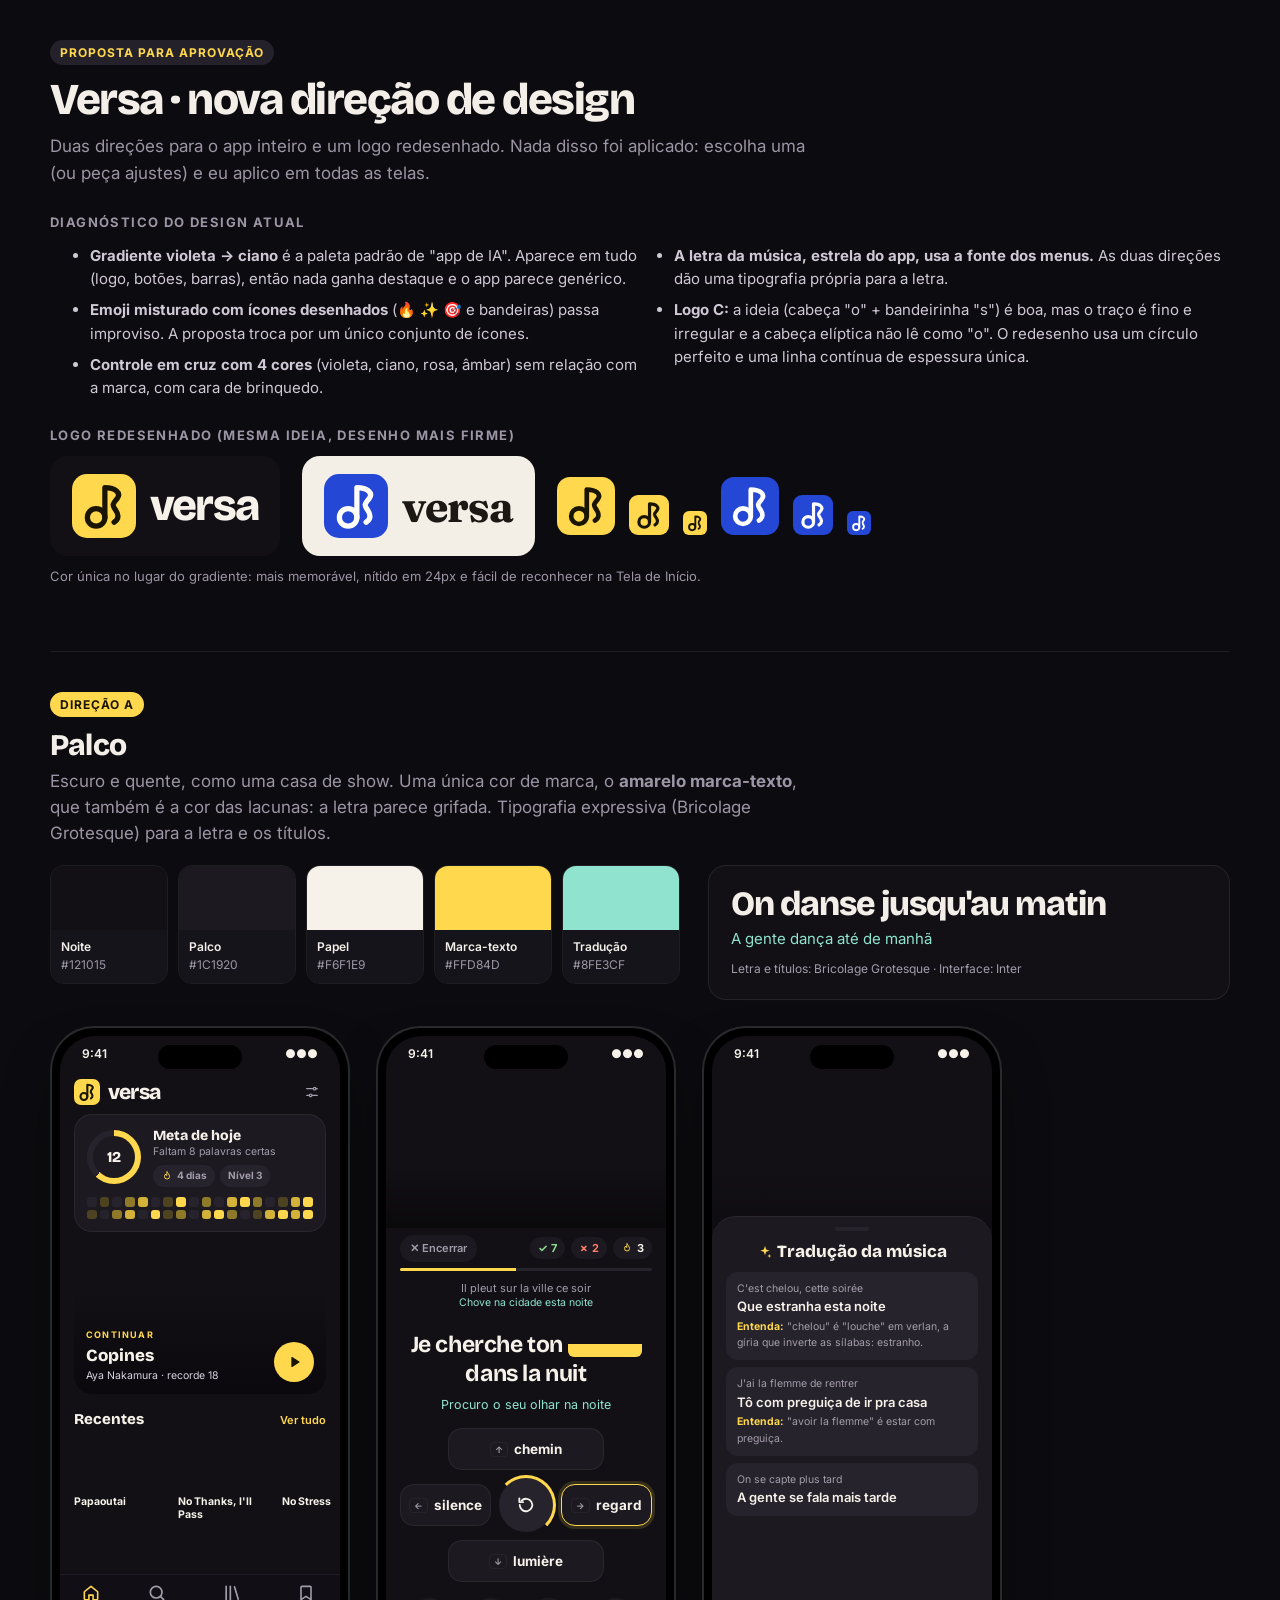
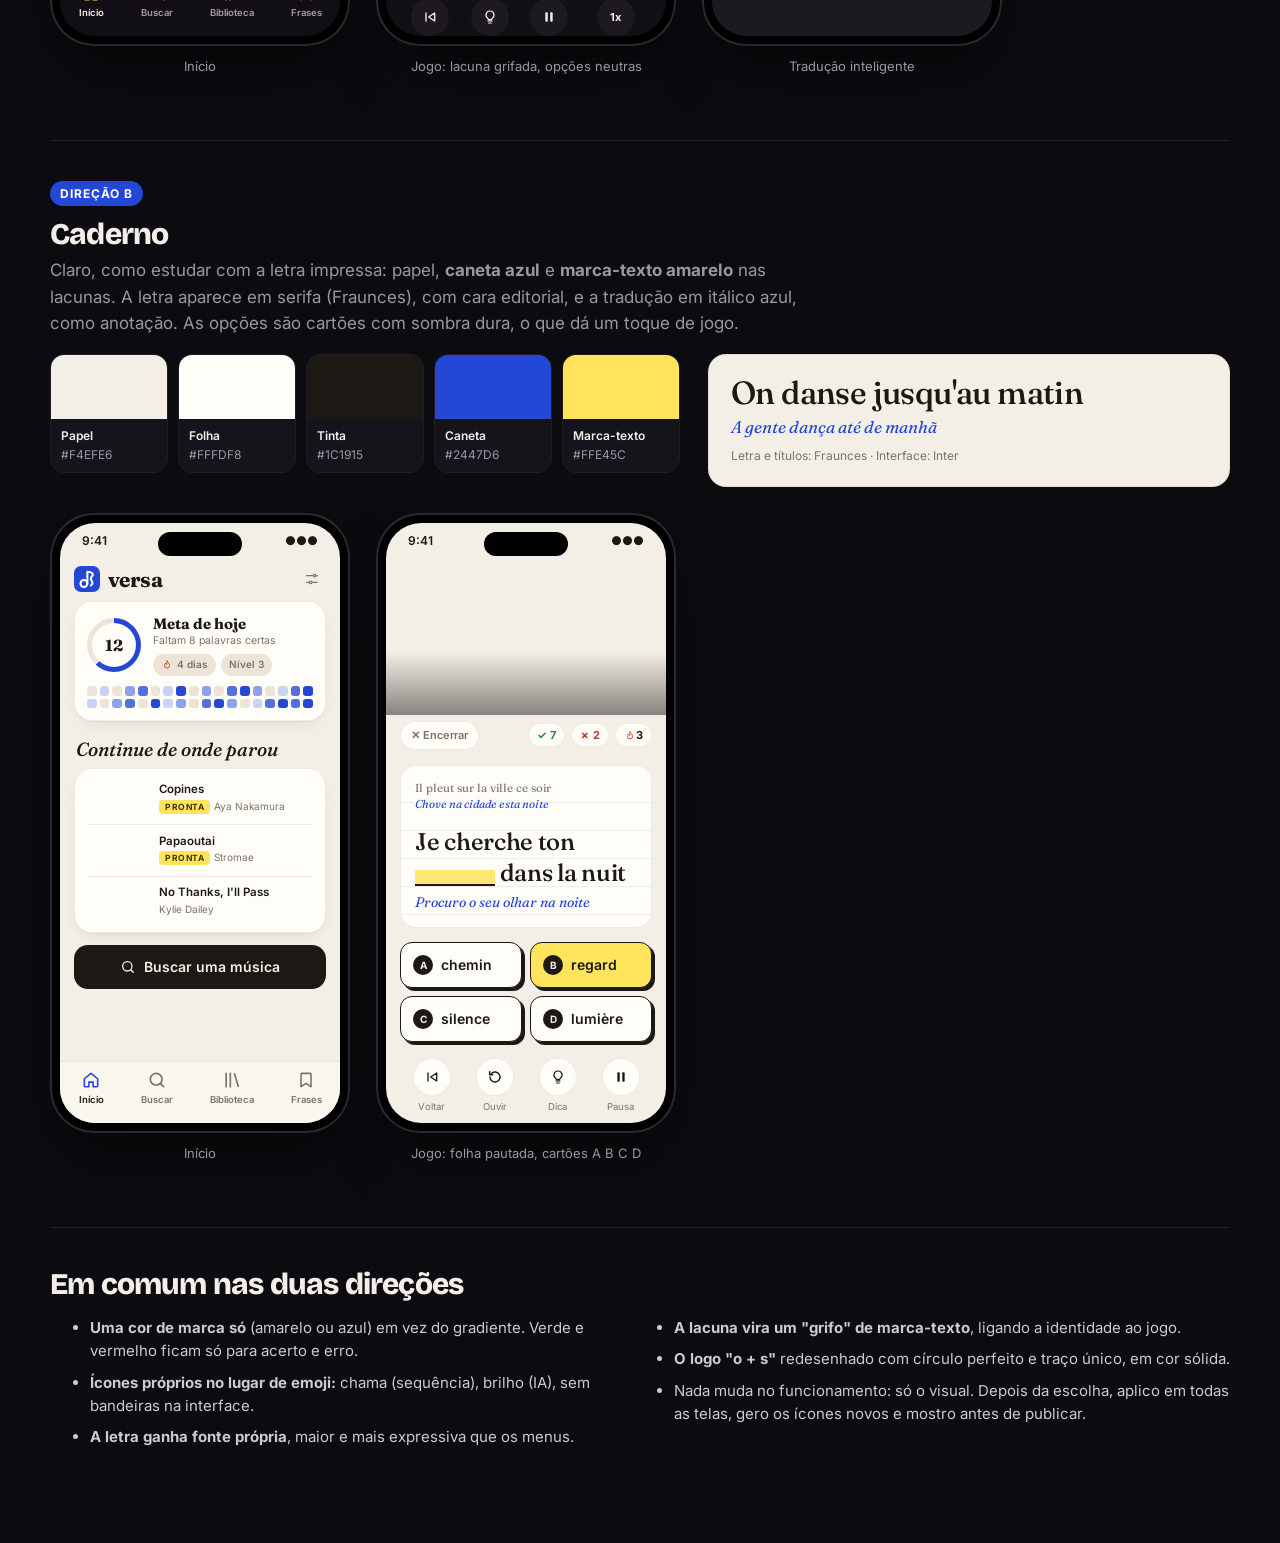
<file: branding/proposta-design.html>
<!doctype html>
<html lang="pt-BR">
<head>
<meta charset="utf-8">
<meta name="viewport" content="width=device-width, initial-scale=1">
<title>Versa · Proposta de design</title>
<link rel="preconnect" href="https://fonts.googleapis.com">
<link rel="preconnect" href="https://fonts.gstatic.com" crossorigin>
<link href="https://fonts.googleapis.com/css2?family=Bricolage+Grotesque:opsz,wght@12..96,500;12..96,700;12..96,800&family=Fraunces:ital,opsz,wght@0,9..144,500;0,9..144,700;1,9..144,400;1,9..144,500&family=Inter:wght@400;500;600;700&display=swap" rel="stylesheet">
<style>
:root{--page:#0c0b0f;--ink:#f3efe8;--mute:#9c95a5;--line:rgba(255,255,255,.08)}
*{box-sizing:border-box}
body{margin:0;background:var(--page);color:var(--ink);font:15px/1.55 Inter,system-ui,sans-serif;padding:40px 16px 80px}
.wrap{max-width:1180px;margin:0 auto}
h1{font:800 44px/1.05 'Bricolage Grotesque',sans-serif;letter-spacing:-1.5px;margin:0 0 10px}
h2{font:800 30px/1.1 'Bricolage Grotesque',sans-serif;letter-spacing:-.8px;margin:0 0 6px}
h3{font:700 13px/1 Inter,sans-serif;letter-spacing:1.4px;text-transform:uppercase;color:var(--mute);margin:30px 0 14px}
p.lead{color:var(--mute);font-size:17px;max-width:760px;margin:0 0 8px}
.tag{display:inline-block;font:700 12px Inter;letter-spacing:1px;text-transform:uppercase;padding:5px 10px;border-radius:999px;margin-bottom:12px}
.dir{margin-top:64px;padding-top:40px;border-top:1px solid var(--line)}
.row{display:flex;gap:28px;flex-wrap:wrap;align-items:flex-start}
.swatches{display:flex;gap:10px;flex-wrap:wrap}
.sw{width:118px;border-radius:14px;overflow:hidden;border:1px solid var(--line);font-size:12px}
.sw i{display:block;height:64px}
.sw span{display:block;padding:8px 10px;background:#16141b;color:var(--mute)}
.sw b{display:block;color:var(--ink);font-weight:600}
.typo{flex:1;min-width:300px;border:1px solid var(--line);border-radius:18px;padding:20px 22px}
.notes{columns:2 300px;column-gap:28px;color:#cfc9d6}
.notes li{margin:0 0 8px;break-inside:avoid}
.logos{display:flex;gap:22px;flex-wrap:wrap;align-items:center}
.lockup{display:flex;align-items:center;gap:14px;padding:18px 22px;border-radius:18px}
.lockup .wm{font:800 44px/1 'Bricolage Grotesque',sans-serif;letter-spacing:-1.8px}
.sizes{display:flex;align-items:flex-end;gap:14px}
.phones{display:flex;gap:26px;flex-wrap:wrap;margin-top:6px}
.cap{font-size:13px;color:var(--mute);margin-top:10px;text-align:center}

/* ---------- phone frame ---------- */
.phone{width:300px;height:620px;border-radius:44px;padding:10px;background:#000;box-shadow:0 30px 60px -20px rgba(0,0,0,.7),inset 0 0 0 2px #2a2a2e;flex:none}
.scr{width:100%;height:100%;border-radius:35px;overflow:hidden;position:relative;background:var(--bg);color:var(--tx);font-family:Inter,sans-serif;font-size:12px}
.sb{height:34px;display:flex;justify-content:space-between;align-items:center;padding:0 22px;font:600 12px Inter}
.island{position:absolute;top:9px;left:50%;transform:translateX(-50%);width:84px;height:24px;border-radius:14px;background:#000}
.pad{padding:0 14px}
.hd{display:flex;align-items:center;justify-content:space-between;height:44px}
.brand{display:flex;align-items:center;gap:8px;font:800 21px 'Bricolage Grotesque';letter-spacing:-.8px}
.brand svg{width:26px;height:26px}
.gear{width:28px;height:28px;border-radius:50%;display:grid;place-items:center;color:var(--tx2)}
.card{background:var(--s1);border-radius:18px;padding:12px;border:1px solid var(--bd)}
.tabbar{position:absolute;left:0;right:0;bottom:0;height:62px;display:flex;justify-content:space-around;align-items:flex-start;padding-top:8px;background:var(--tab);border-top:1px solid var(--bd)}
.tabbar div{display:flex;flex-direction:column;align-items:center;gap:3px;font-size:9.5px;font-weight:600;color:var(--tx2)}
.tabbar div.on{color:var(--tx)}
.tabbar svg{width:20px;height:20px}
.ic{width:16px;height:16px;display:inline-block;vertical-align:-3px}
.vid{height:158px;background:center/cover;position:relative}
.vid::after{content:"";position:absolute;inset:0;background:linear-gradient(180deg,transparent 60%,rgba(0,0,0,.45))}

/* ---------- Direction A: Palco (warm dark + highlighter) ---------- */
.A{--bg:#121015;--s1:#1c1920;--s2:#27232c;--bd:rgba(255,255,255,.06);--tx:#f6f1e9;--tx2:#a39cab;--acc:#ffd84d;--acc-ink:#1a1500;--tr:#8fe3cf;--ok:#8be08f;--bad:#ff7b6b;--tab:rgba(18,16,21,.92)}
.A .goal{display:flex;gap:12px;align-items:center}
.A .ring{width:54px;height:54px;border-radius:50%;background:conic-gradient(var(--acc) 0 62%,var(--s2) 0);display:grid;place-items:center}
.A .ring b{width:42px;height:42px;border-radius:50%;background:var(--s1);display:grid;place-items:center;font:800 15px 'Bricolage Grotesque'}
.A .chipy{display:inline-flex;align-items:center;gap:4px;font-size:10px;font-weight:700;padding:3px 8px;border-radius:999px;background:var(--s2);color:var(--tx2)}
.A .heat{display:grid;grid-template-columns:repeat(18,1fr);gap:3px;margin-top:10px}
.A .heat i{aspect-ratio:1;border-radius:3px;background:var(--s2)}
.A .heat i.h1{background:#4d4321}.A .heat i.h2{background:#8f7a2a}.A .heat i.h3{background:#d4b23a}.A .heat i.h4{background:var(--acc)}
.A .feature{margin-top:12px;height:150px;border-radius:18px;background:center/cover;position:relative;overflow:hidden}
.A .feature::after{content:"";position:absolute;inset:0;background:linear-gradient(180deg,transparent 30%,rgba(10,8,12,.92))}
.A .feature .t{position:absolute;left:12px;bottom:10px;right:60px;z-index:1}
.A .feature .eb{font:700 9px Inter;letter-spacing:1.2px;text-transform:uppercase;color:var(--acc)}
.A .feature b{display:block;font:800 17px/1.15 'Bricolage Grotesque';margin-top:3px}
.A .feature small{color:#d8d2df;font-size:10.5px}
.A .fab{position:absolute;right:12px;bottom:12px;z-index:1;width:40px;height:40px;border-radius:50%;background:var(--acc);display:grid;place-items:center;color:var(--acc-ink)}
.A .sect{font:800 15px 'Bricolage Grotesque';margin:16px 0 8px;display:flex;justify-content:space-between;align-items:baseline}
.A .sect a{font:600 11px Inter;color:var(--acc)}
.A .car{display:flex;gap:8px}
.A .car div{width:96px;flex:none}
.A .car i{display:block;aspect-ratio:16/9;border-radius:10px;background:center/cover}
.A .car b{display:block;font-size:10.5px;margin-top:5px;line-height:1.25}
/* game */
.A .hud{display:flex;align-items:center;gap:6px;height:40px}
.A .end{font-size:11px;font-weight:600;color:var(--tx2);padding:5px 10px;border-radius:999px;background:var(--s1)}
.A .stat{font:700 11px Inter;padding:4px 8px;border-radius:999px;background:var(--s1);display:inline-flex;gap:4px;align-items:center}
.A .prog{height:3px;background:var(--s2);border-radius:3px;overflow:hidden}
.A .prog i{display:block;height:100%;width:46%;background:var(--acc)}
.A .prev{margin-top:10px;font-size:11px;color:var(--tx2);text-align:center;line-height:1.4}
.A .prev em{display:block;font-style:normal;color:var(--tr);font-size:10.5px}
.A .lyric{font:700 23px/1.25 'Bricolage Grotesque';text-align:center;margin:18px 4px 6px;letter-spacing:-.4px}
.A .gapA{display:inline-block;min-width:74px;height:28px;vertical-align:-5px;border-radius:6px;background:linear-gradient(transparent 55%,var(--acc) 55%)}
.A .trl{text-align:center;color:var(--tr);font-size:12.5px}
.A .cross{display:grid;grid-template-columns:1fr 54px 1fr;gap:8px;align-items:center;justify-items:center;margin-top:14px}
.A .opt{height:42px;border-radius:14px;background:var(--s1);border:1.5px solid var(--bd);font:700 13.5px Inter;display:flex;align-items:center;justify-content:center;gap:6px;width:100%}
.A .opt kbd{font:700 9px Inter;color:var(--tx2);border:1px solid var(--s2);border-radius:4px;padding:1px 4px}
.A .opt.up,.A .opt.down{grid-column:1/4;width:62%}
.A .opt.sel{border-color:var(--acc);box-shadow:0 0 0 3px rgba(255,216,77,.15)}
.A .ctr{width:54px;height:54px;border-radius:50%;background:var(--s2);display:grid;place-items:center;grid-column:2;position:relative}
.A .ctr::before{content:"";position:absolute;inset:-3px;border-radius:50%;border:3px solid transparent;border-top-color:var(--acc);border-right-color:var(--acc)}
.A .acts{display:flex;justify-content:space-around;margin-top:16px;font-size:9.5px;color:var(--tx2);text-align:center}
.A .acts i{display:grid;place-items:center;width:38px;height:38px;border-radius:50%;background:var(--s1);margin:0 auto 4px;color:var(--tx)}
/* sheet */
.A .sheet{position:absolute;left:0;right:0;bottom:0;top:180px;background:var(--s1);border-radius:24px 24px 0 0;padding:10px 14px;border-top:1px solid var(--bd)}
.A .grab{width:34px;height:4px;border-radius:2px;background:var(--s2);margin:0 auto 10px}
.A .sheet h4{font:800 17px 'Bricolage Grotesque';margin:0 0 10px;text-align:center}
.A .item{background:var(--s2);border-radius:12px;padding:9px 11px;margin-bottom:7px}
.A .item .o{font-size:10.5px;color:var(--tx2)}
.A .item .t{font:600 13px/1.35 Inter;margin-top:1px}
.A .item .n{font-size:10.5px;color:var(--tx2);margin-top:3px}
.A .item .n b{color:var(--acc);font-weight:700}

/* ---------- Direction B: Caderno (light paper + pen + highlighter) ---------- */
.B{--bg:#f4efe6;--s1:#fffdf8;--s2:#ebe4d7;--bd:rgba(40,30,20,.08);--tx:#1c1915;--tx2:#7b7368;--acc:#2447d6;--hl:#ffe45c;--tr:#2447d6;--ok:#1f8a4c;--bad:#c4372b;--tab:rgba(250,247,240,.94)}
.B .brand{font-family:'Fraunces',serif;font-weight:700;letter-spacing:-.6px}
.B .card{box-shadow:0 1px 0 rgba(40,30,20,.04),0 6px 20px -12px rgba(40,30,20,.25)}
.B .goal{display:flex;gap:12px;align-items:center}
.B .ring{width:54px;height:54px;border-radius:50%;background:conic-gradient(var(--acc) 0 62%,var(--s2) 0);display:grid;place-items:center}
.B .ring b{width:44px;height:44px;border-radius:50%;background:var(--s1);display:grid;place-items:center;font:700 16px 'Fraunces'}
.B .chipy{display:inline-flex;align-items:center;gap:4px;font-size:10px;font-weight:600;padding:3px 8px;border-radius:999px;background:var(--s2);color:var(--tx2)}
.B .heat{display:grid;grid-template-columns:repeat(18,1fr);gap:3px;margin-top:10px}
.B .heat i{aspect-ratio:1;border-radius:3px;background:var(--s2)}
.B .heat i.h1{background:#c9d3f5}.B .heat i.h2{background:#8ea1ec}.B .heat i.h3{background:#5470e0}.B .heat i.h4{background:var(--acc)}
.B .note{font:italic 500 19px/1.3 'Fraunces';margin:16px 2px 6px}
.B .list .r{display:flex;gap:10px;align-items:center;padding:8px 0;border-bottom:1px solid var(--bd)}
.B .list i{width:62px;aspect-ratio:16/9;border-radius:8px;background:center/cover;flex:none}
.B .list b{display:block;font:600 11.5px/1.3 Inter}
.B .list small{color:var(--tx2);font-size:10px}
.B .badge{font:700 8.5px Inter;letter-spacing:.5px;padding:2px 6px;border-radius:4px;background:var(--hl);color:#3d3300;margin-right:4px}
/* game */
.B .hud{display:flex;align-items:center;gap:6px;height:40px}
.B .end{font-size:11px;font-weight:600;color:var(--tx2);padding:5px 10px;border-radius:999px;background:var(--s1);border:1px solid var(--bd)}
.B .stat{font:700 11px Inter;padding:4px 8px;border-radius:999px;background:var(--s1);border:1px solid var(--bd)}
.B .sheetpaper{margin-top:10px;background:var(--s1);border-radius:16px;padding:14px 14px 16px;border:1px solid var(--bd);background-image:repeating-linear-gradient(transparent 0 27px,rgba(36,71,214,.08) 27px 28px);background-position:0 9px}
.B .prev{font:400 11.5px/1.4 'Fraunces';color:var(--tx2)}
.B .prev em{display:block;font-style:italic;color:var(--tr)}
.B .lyric{font:500 24px/1.3 'Fraunces';margin:14px 0 4px;letter-spacing:-.3px}
.B .gapB{display:inline-block;min-width:80px;height:26px;vertical-align:-5px;border-bottom:2.5px solid var(--tx);background:linear-gradient(transparent 40%,rgba(255,228,92,.85) 40%)}
.B .trl{font:italic 400 14px 'Fraunces';color:var(--tr)}
.B .grid{display:grid;grid-template-columns:1fr 1fr;gap:8px;margin-top:14px}
.B .opt{height:46px;border-radius:12px;background:var(--s1);border:1.5px solid var(--tx);font:600 14px Inter;display:flex;align-items:center;gap:8px;padding:0 12px;box-shadow:3px 3px 0 var(--tx)}
.B .opt kbd{width:20px;height:20px;border-radius:50%;background:var(--tx);color:var(--bg);font:700 10px Inter;display:grid;place-items:center}
.B .opt.sel{background:var(--hl)}
.B .acts{display:flex;justify-content:space-around;margin-top:16px;font-size:9.5px;color:var(--tx2);text-align:center}
.B .acts i{display:grid;place-items:center;width:38px;height:38px;border-radius:50%;background:var(--s1);border:1px solid var(--bd);margin:0 auto 4px;color:var(--tx)}
.B .cta{margin-top:12px;height:44px;border-radius:14px;background:var(--tx);color:var(--bg);display:flex;align-items:center;justify-content:center;gap:8px;font:600 14px Inter}
</style>
</head>
<body>
<svg width="0" height="0" style="position:absolute">
  <defs>
    <!-- refined "o + s" note: perfect-circle head (o), one continuous monoline stem + flag (s), equal stroke weight -->
    <symbol id="note" viewBox="0 0 64 64">
      <circle cx="23" cy="45" r="10" fill="none" stroke="currentColor" stroke-width="6"/>
      <path d="M33 45 V11 C45 11 52 17 47 23.5 C43 28.5 40.5 30 44.5 35.5 C48.5 41 50 46.5 43.5 50.5" fill="none" stroke="currentColor" stroke-width="6" stroke-linecap="round" stroke-linejoin="round"/>
    </symbol>
    <symbol id="i-flame" viewBox="0 0 24 24"><path d="M12 3c1 3.5 5 5.5 5 10a5 5 0 0 1-10 0c0-2.4 1.3-3.9 2.5-5 .2 1.6 1 2.6 2 3 0-3 .2-5.3.5-8z" fill="none" stroke="currentColor" stroke-width="1.9" stroke-linejoin="round"/></symbol>
    <symbol id="i-spark" viewBox="0 0 24 24"><path d="M12 3l1.8 5.2L19 10l-5.2 1.8L12 17l-1.8-5.2L5 10l5.2-1.8zM18.5 15l.8 2.2 2.2.8-2.2.8-.8 2.2-.8-2.2-2.2-.8 2.2-.8z" fill="currentColor"/></symbol>
    <symbol id="i-home" viewBox="0 0 24 24"><path d="M4 10.5L12 4l8 6.5V19a1 1 0 0 1-1 1h-4.5v-5.5h-5V20H5a1 1 0 0 1-1-1z" fill="none" stroke="currentColor" stroke-width="1.9" stroke-linejoin="round"/></symbol>
    <symbol id="i-search" viewBox="0 0 24 24"><circle cx="11" cy="11" r="7" fill="none" stroke="currentColor" stroke-width="2"/><path d="M20 20l-4-4" stroke="currentColor" stroke-width="2" stroke-linecap="round"/></symbol>
    <symbol id="i-lib" viewBox="0 0 24 24"><path d="M5 4v16M10 4v16M15 4.5l4.5 15" fill="none" stroke="currentColor" stroke-width="2" stroke-linecap="round"/></symbol>
    <symbol id="i-bm" viewBox="0 0 24 24"><path d="M7 4h10a1 1 0 0 1 1 1v15l-6-4-6 4V5a1 1 0 0 1 1-1z" fill="none" stroke="currentColor" stroke-width="1.9" stroke-linejoin="round"/></symbol>
    <symbol id="i-gear" viewBox="0 0 24 24"><path fill="none" stroke="currentColor" stroke-width="1.8" stroke-linecap="round" d="M4 7h10M18 7h2M4 17h4M12 17h8"/><circle cx="16" cy="7" r="2" fill="none" stroke="currentColor" stroke-width="1.8"/><circle cx="10" cy="17" r="2" fill="none" stroke="currentColor" stroke-width="1.8"/></symbol>
    <symbol id="i-play" viewBox="0 0 24 24"><path d="M8 5.5v13a1 1 0 0 0 1.5.86l10.4-6.5a1 1 0 0 0 0-1.72L9.5 4.64A1 1 0 0 0 8 5.5z" fill="currentColor"/></symbol>
    <symbol id="i-replay" viewBox="0 0 24 24"><path d="M4.5 12a7.5 7.5 0 1 0 2.2-5.3" fill="none" stroke="currentColor" stroke-width="2.2" stroke-linecap="round"/><path d="M4 4v4.5h4.5" fill="none" stroke="currentColor" stroke-width="2.2" stroke-linecap="round" stroke-linejoin="round"/></symbol>
    <symbol id="i-prev" viewBox="0 0 24 24"><path d="M19 6l-9 6 9 6zM6 6v12" fill="none" stroke="currentColor" stroke-width="2" stroke-linejoin="round" stroke-linecap="round"/></symbol>
    <symbol id="i-bulb" viewBox="0 0 24 24"><path d="M9 18h6M10 21h4M12 3a6 6 0 0 0-3.5 10.9c.6.5 1 1.2 1 2.1h5c0-.9.4-1.6 1-2.1A6 6 0 0 0 12 3z" fill="none" stroke="currentColor" stroke-width="1.8" stroke-linecap="round" stroke-linejoin="round"/></symbol>
    <symbol id="i-pause" viewBox="0 0 24 24"><rect x="6.5" y="5" width="3.6" height="14" rx="1.3" fill="currentColor"/><rect x="13.9" y="5" width="3.6" height="14" rx="1.3" fill="currentColor"/></symbol>
  </defs>
</svg>

<div class="wrap">
  <span class="tag" style="background:#25212b;color:#ffd84d">Proposta para aprovação</span>
  <h1>Versa · nova direção de design</h1>
  <p class="lead">Duas direções para o app inteiro e um logo redesenhado. Nada disso foi aplicado: escolha uma (ou peça ajustes) e eu aplico em todas as telas.</p>

  <h3>Diagnóstico do design atual</h3>
  <ul class="notes">
    <li><b>Gradiente violeta → ciano</b> é a paleta padrão de "app de IA". Aparece em tudo (logo, botões, barras), então nada ganha destaque e o app parece genérico.</li>
    <li><b>Emoji misturado com ícones desenhados</b> (🔥 ✨ 🎯 e bandeiras) passa improviso. A proposta troca por um único conjunto de ícones.</li>
    <li><b>Controle em cruz com 4 cores</b> (violeta, ciano, rosa, âmbar) sem relação com a marca, com cara de brinquedo.</li>
    <li><b>A letra da música, estrela do app, usa a fonte dos menus.</b> As duas direções dão uma tipografia própria para a letra.</li>
    <li><b>Logo C:</b> a ideia (cabeça "o" + bandeirinha "s") é boa, mas o traço é fino e irregular e a cabeça elíptica não lê como "o". O redesenho usa um círculo perfeito e uma linha contínua de espessura única.</li>
  </ul>

  <h3>Logo redesenhado (mesma ideia, desenho mais firme)</h3>
  <div class="logos">
    <div class="lockup" style="background:#121015"><svg width="64" height="64"><rect width="64" height="64" rx="15" fill="#ffd84d"/><use href="#note" x="4" y="4" width="56" height="56" style="color:#1a1500"/></svg><span class="wm" style="color:#f6f1e9">versa</span></div>
    <div class="lockup" style="background:#f4efe6"><svg width="64" height="64"><rect width="64" height="64" rx="15" fill="#2447d6"/><use href="#note" x="4" y="4" width="56" height="56" style="color:#fffdf8"/></svg><span class="wm" style="color:#1c1915;font-family:Fraunces,serif;font-weight:700;letter-spacing:-1px">versa</span></div>
    <div class="sizes">
      <svg width="58" height="58"><rect width="58" height="58" rx="13" fill="#ffd84d"/><use href="#note" x="4" y="4" width="50" height="50" style="color:#1a1500"/></svg>
      <svg width="40" height="40"><rect width="40" height="40" rx="9" fill="#ffd84d"/><use href="#note" x="3" y="3" width="34" height="34" style="color:#1a1500"/></svg>
      <svg width="24" height="24"><rect width="24" height="24" rx="6" fill="#ffd84d"/><use href="#note" x="2" y="2" width="20" height="20" style="color:#1a1500"/></svg>
      <svg width="58" height="58"><rect width="58" height="58" rx="13" fill="#2447d6"/><use href="#note" x="4" y="4" width="50" height="50" style="color:#fff"/></svg>
      <svg width="40" height="40"><rect width="40" height="40" rx="9" fill="#2447d6"/><use href="#note" x="3" y="3" width="34" height="34" style="color:#fff"/></svg>
      <svg width="24" height="24"><rect width="24" height="24" rx="6" fill="#2447d6"/><use href="#note" x="2" y="2" width="20" height="20" style="color:#fff"/></svg>
    </div>
  </div>
  <p class="cap" style="text-align:left">Cor única no lugar do gradiente: mais memorável, nítido em 24px e fácil de reconhecer na Tela de Início.</p>

  <!-- ================= DIRECTION A ================= -->
  <section class="dir">
    <span class="tag" style="background:#ffd84d;color:#1a1500">Direção A</span>
    <h2>Palco</h2>
    <p class="lead">Escuro e quente, como uma casa de show. Uma única cor de marca, o <b>amarelo marca-texto</b>, que também é a cor das lacunas: a letra parece grifada. Tipografia expressiva (Bricolage Grotesque) para a letra e os títulos.</p>
    <div class="row" style="margin-top:18px">
      <div class="swatches">
        <div class="sw"><i style="background:#121015"></i><span><b>Noite</b>#121015</span></div>
        <div class="sw"><i style="background:#1c1920"></i><span><b>Palco</b>#1C1920</span></div>
        <div class="sw"><i style="background:#f6f1e9"></i><span><b>Papel</b>#F6F1E9</span></div>
        <div class="sw"><i style="background:#ffd84d"></i><span><b>Marca-texto</b>#FFD84D</span></div>
        <div class="sw"><i style="background:#8fe3cf"></i><span><b>Tradução</b>#8FE3CF</span></div>
      </div>
      <div class="typo" style="background:#121015">
        <div style="font:800 34px/1.05 'Bricolage Grotesque';letter-spacing:-1px">On danse jusqu'au matin</div>
        <div style="color:#8fe3cf;margin-top:6px">A gente dança até de manhã</div>
        <div style="color:#a39cab;font-size:12px;margin-top:10px">Letra e títulos: Bricolage Grotesque · Interface: Inter</div>
      </div>
    </div>
    <div class="phones" style="margin-top:26px">
      <!-- A: home -->
      <div><div class="phone"><div class="scr A">
        <div class="island"></div><div class="sb"><span>9:41</span><span>●●●</span></div>
        <div class="pad">
          <div class="hd"><div class="brand"><svg><rect width="26" height="26" rx="7" fill="#ffd84d"/><use href="#note" x="2" y="2" width="22" height="22" style="color:#1a1500"/></svg>versa</div><div class="gear"><svg class="ic"><use href="#i-gear"/></svg></div></div>
          <div class="card">
            <div class="goal"><div class="ring"><b>12</b></div><div style="flex:1"><div style="font:800 14px 'Bricolage Grotesque'">Meta de hoje</div><div style="color:var(--tx2);font-size:10.5px">Faltam 8 palavras certas</div>
              <div style="margin-top:5px;display:flex;gap:5px"><span class="chipy"><svg class="ic" style="width:12px;height:12px;color:var(--acc)"><use href="#i-flame"/></svg>4 dias</span><span class="chipy">Nível 3</span></div></div></div>
            <div class="heat"><i></i><i class="h1"></i><i></i><i class="h2"></i><i class="h3"></i><i></i><i class="h1"></i><i class="h4"></i><i></i><i class="h2"></i><i></i><i class="h3"></i><i class="h4"></i><i class="h2"></i><i></i><i class="h1"></i><i class="h3"></i><i class="h4"></i><i class="h1"></i><i></i><i class="h2"></i><i class="h3"></i><i></i><i class="h4"></i><i class="h1"></i><i class="h2"></i><i></i><i class="h3"></i><i class="h4"></i><i class="h2"></i><i></i><i class="h1"></i><i class="h3"></i><i class="h4"></i><i class="h3"></i><i class="h4"></i></div>
          </div>
          <div class="feature" style="background-image:url(https://i.ytimg.com/vi/EkGiGf8utCM/hqdefault.jpg)"><div class="t"><span class="eb">Continuar</span><b>Copines</b><small>Aya Nakamura · recorde 18</small></div><div class="fab"><svg class="ic"><use href="#i-play"/></svg></div></div>
          <div class="sect">Recentes <a>Ver tudo</a></div>
          <div class="car"><div><i style="background-image:url(https://i.ytimg.com/vi/0Tl08kTvod0/mqdefault.jpg)"></i><b>Papaoutai</b></div><div><i style="background-image:url(https://i.ytimg.com/vi/PTdzL_K_ss8/mqdefault.jpg)"></i><b>No Thanks, I'll Pass</b></div><div><i style="background-image:url(https://i.ytimg.com/vi/dBk1xn64-As/mqdefault.jpg)"></i><b>No Stress</b></div></div>
        </div>
        <div class="tabbar"><div class="on"><svg style="color:var(--acc)"><use href="#i-home"/></svg>Início</div><div><svg><use href="#i-search"/></svg>Buscar</div><div><svg><use href="#i-lib"/></svg>Biblioteca</div><div><svg><use href="#i-bm"/></svg>Frases</div></div>
      </div></div><div class="cap">Início</div></div>
      <!-- A: game -->
      <div><div class="phone"><div class="scr A">
        <div class="island"></div><div class="sb"><span>9:41</span><span>●●●</span></div>
        <div class="vid" style="background-image:url(https://i.ytimg.com/vi/EkGiGf8utCM/hqdefault.jpg)"></div>
        <div class="pad">
          <div class="hud"><span class="end">✕ Encerrar</span><span style="flex:1"></span><span class="stat" style="color:var(--ok)">✓ 7</span><span class="stat" style="color:var(--bad)">✗ 2</span><span class="stat"><svg class="ic" style="width:12px;height:12px;color:var(--acc)"><use href="#i-flame"/></svg>3</span></div>
          <div class="prog"><i></i></div>
          <div class="prev">Il pleut sur la ville ce soir<em>Chove na cidade esta noite</em></div>
          <div class="lyric">Je cherche ton <span class="gapA"></span> dans la nuit</div>
          <div class="trl">Procuro o seu olhar na noite</div>
          <div class="cross">
            <div class="opt up"><kbd>↑</kbd>chemin</div>
            <div class="opt"><kbd>←</kbd>silence</div>
            <div class="ctr"><svg class="ic" style="width:20px;height:20px"><use href="#i-replay"/></svg></div>
            <div class="opt sel"><kbd>→</kbd>regard</div>
            <div class="opt down"><kbd>↓</kbd>lumière</div>
          </div>
          <div class="acts"><div><i><svg class="ic"><use href="#i-prev"/></svg></i>Voltar</div><div><i><svg class="ic"><use href="#i-bulb"/></svg></i>Dica</div><div><i><svg class="ic"><use href="#i-pause"/></svg></i>Pausa</div><div><i style="font:700 11px Inter">1x</i>Velocidade</div></div>
        </div>
      </div></div><div class="cap">Jogo: lacuna grifada, opções neutras</div></div>
      <!-- A: translation sheet -->
      <div><div class="phone"><div class="scr A">
        <div class="island"></div><div class="sb"><span>9:41</span><span>●●●</span></div>
        <div class="vid" style="background-image:url(https://i.ytimg.com/vi/EkGiGf8utCM/hqdefault.jpg);opacity:.5"></div>
        <div class="sheet"><div class="grab"></div><h4><svg class="ic" style="color:var(--acc)"><use href="#i-spark"/></svg> Tradução da música</h4>
          <div class="item"><div class="o">C'est chelou, cette soirée</div><div class="t">Que estranha esta noite</div><div class="n"><b>Entenda:</b> "chelou" é "louche" em verlan, a gíria que inverte as sílabas: estranho.</div></div>
          <div class="item"><div class="o">J'ai la flemme de rentrer</div><div class="t">Tô com preguiça de ir pra casa</div><div class="n"><b>Entenda:</b> "avoir la flemme" é estar com preguiça.</div></div>
          <div class="item"><div class="o">On se capte plus tard</div><div class="t">A gente se fala mais tarde</div></div>
        </div>
      </div></div><div class="cap">Tradução inteligente</div></div>
    </div>
  </section>

  <!-- ================= DIRECTION B ================= -->
  <section class="dir">
    <span class="tag" style="background:#2447d6;color:#fff">Direção B</span>
    <h2>Caderno</h2>
    <p class="lead">Claro, como estudar com a letra impressa: papel, <b>caneta azul</b> e <b>marca-texto amarelo</b> nas lacunas. A letra aparece em serifa (Fraunces), com cara editorial, e a tradução em itálico azul, como anotação. As opções são cartões com sombra dura, o que dá um toque de jogo.</p>
    <div class="row" style="margin-top:18px">
      <div class="swatches">
        <div class="sw"><i style="background:#f4efe6"></i><span><b>Papel</b>#F4EFE6</span></div>
        <div class="sw"><i style="background:#fffdf8"></i><span><b>Folha</b>#FFFDF8</span></div>
        <div class="sw"><i style="background:#1c1915"></i><span><b>Tinta</b>#1C1915</span></div>
        <div class="sw"><i style="background:#2447d6"></i><span><b>Caneta</b>#2447D6</span></div>
        <div class="sw"><i style="background:#ffe45c"></i><span><b>Marca-texto</b>#FFE45C</span></div>
      </div>
      <div class="typo" style="background:#f4efe6;color:#1c1915;border-color:rgba(0,0,0,.08)">
        <div style="font:500 32px/1.1 Fraunces;letter-spacing:-.6px">On danse jusqu'au matin</div>
        <div style="font:italic 400 17px Fraunces;color:#2447d6;margin-top:6px">A gente dança até de manhã</div>
        <div style="color:#7b7368;font-size:12px;margin-top:10px">Letra e títulos: Fraunces · Interface: Inter</div>
      </div>
    </div>
    <div class="phones" style="margin-top:26px">
      <!-- B: home -->
      <div><div class="phone"><div class="scr B">
        <div class="island"></div><div class="sb"><span>9:41</span><span>●●●</span></div>
        <div class="pad">
          <div class="hd"><div class="brand"><svg><rect width="26" height="26" rx="7" fill="#2447d6"/><use href="#note" x="2" y="2" width="22" height="22" style="color:#fff"/></svg>versa</div><div class="gear"><svg class="ic"><use href="#i-gear"/></svg></div></div>
          <div class="card">
            <div class="goal"><div class="ring"><b>12</b></div><div style="flex:1"><div style="font:700 15px Fraunces">Meta de hoje</div><div style="color:var(--tx2);font-size:10.5px">Faltam 8 palavras certas</div>
              <div style="margin-top:5px;display:flex;gap:5px"><span class="chipy"><svg class="ic" style="width:12px;height:12px;color:#d9480f"><use href="#i-flame"/></svg>4 dias</span><span class="chipy">Nível 3</span></div></div></div>
            <div class="heat"><i></i><i class="h1"></i><i></i><i class="h2"></i><i class="h3"></i><i></i><i class="h1"></i><i class="h4"></i><i></i><i class="h2"></i><i></i><i class="h3"></i><i class="h4"></i><i class="h2"></i><i></i><i class="h1"></i><i class="h3"></i><i class="h4"></i><i class="h1"></i><i></i><i class="h2"></i><i class="h3"></i><i></i><i class="h4"></i><i class="h1"></i><i class="h2"></i><i></i><i class="h3"></i><i class="h4"></i><i class="h2"></i><i></i><i class="h1"></i><i class="h3"></i><i class="h4"></i><i class="h3"></i><i class="h4"></i></div>
          </div>
          <div class="note">Continue de onde parou</div>
          <div class="card list" style="padding:4px 12px">
            <div class="r"><i style="background-image:url(https://i.ytimg.com/vi/EkGiGf8utCM/mqdefault.jpg)"></i><div><b>Copines</b><small><span class="badge">PRONTA</span>Aya Nakamura</small></div></div>
            <div class="r"><i style="background-image:url(https://i.ytimg.com/vi/0Tl08kTvod0/mqdefault.jpg)"></i><div><b>Papaoutai</b><small><span class="badge">PRONTA</span>Stromae</small></div></div>
            <div class="r" style="border:none"><i style="background-image:url(https://i.ytimg.com/vi/PTdzL_K_ss8/mqdefault.jpg)"></i><div><b>No Thanks, I'll Pass</b><small>Kylie Dailey</small></div></div>
          </div>
          <div class="cta"><svg class="ic"><use href="#i-search"/></svg>Buscar uma música</div>
        </div>
        <div class="tabbar"><div class="on"><svg style="color:var(--acc)"><use href="#i-home"/></svg>Início</div><div><svg><use href="#i-search"/></svg>Buscar</div><div><svg><use href="#i-lib"/></svg>Biblioteca</div><div><svg><use href="#i-bm"/></svg>Frases</div></div>
      </div></div><div class="cap">Início</div></div>
      <!-- B: game -->
      <div><div class="phone"><div class="scr B">
        <div class="island"></div><div class="sb"><span>9:41</span><span>●●●</span></div>
        <div class="vid" style="background-image:url(https://i.ytimg.com/vi/EkGiGf8utCM/hqdefault.jpg)"></div>
        <div class="pad">
          <div class="hud"><span class="end">✕ Encerrar</span><span style="flex:1"></span><span class="stat" style="color:var(--ok)">✓ 7</span><span class="stat" style="color:var(--bad)">✗ 2</span><span class="stat"><svg class="ic" style="width:12px;height:12px;color:#d9480f"><use href="#i-flame"/></svg>3</span></div>
          <div class="sheetpaper">
            <div class="prev">Il pleut sur la ville ce soir<em>Chove na cidade esta noite</em></div>
            <div class="lyric">Je cherche ton <span class="gapB"></span> dans la nuit</div>
            <div class="trl">Procuro o seu olhar na noite</div>
          </div>
          <div class="grid">
            <div class="opt"><kbd>A</kbd>chemin</div><div class="opt sel"><kbd>B</kbd>regard</div>
            <div class="opt"><kbd>C</kbd>silence</div><div class="opt"><kbd>D</kbd>lumière</div>
          </div>
          <div class="acts"><div><i><svg class="ic"><use href="#i-prev"/></svg></i>Voltar</div><div><i><svg class="ic"><use href="#i-replay"/></svg></i>Ouvir</div><div><i><svg class="ic"><use href="#i-bulb"/></svg></i>Dica</div><div><i><svg class="ic"><use href="#i-pause"/></svg></i>Pausa</div></div>
        </div>
      </div></div><div class="cap">Jogo: folha pautada, cartões A B C D</div></div>
    </div>
  </section>

  <section class="dir">
    <h2>Em comum nas duas direções</h2>
    <ul class="notes">
      <li><b>Uma cor de marca só</b> (amarelo ou azul) em vez do gradiente. Verde e vermelho ficam só para acerto e erro.</li>
      <li><b>Ícones próprios no lugar de emoji:</b> chama (sequência), brilho (IA), sem bandeiras na interface.</li>
      <li><b>A letra ganha fonte própria</b>, maior e mais expressiva que os menus.</li>
      <li><b>A lacuna vira um "grifo" de marca-texto</b>, ligando a identidade ao jogo.</li>
      <li><b>O logo "o + s"</b> redesenhado com círculo perfeito e traço único, em cor sólida.</li>
      <li>Nada muda no funcionamento: só o visual. Depois da escolha, aplico em todas as telas, gero os ícones novos e mostro antes de publicar.</li>
    </ul>
  </section>
</div>
</body>
</html>
</file>
